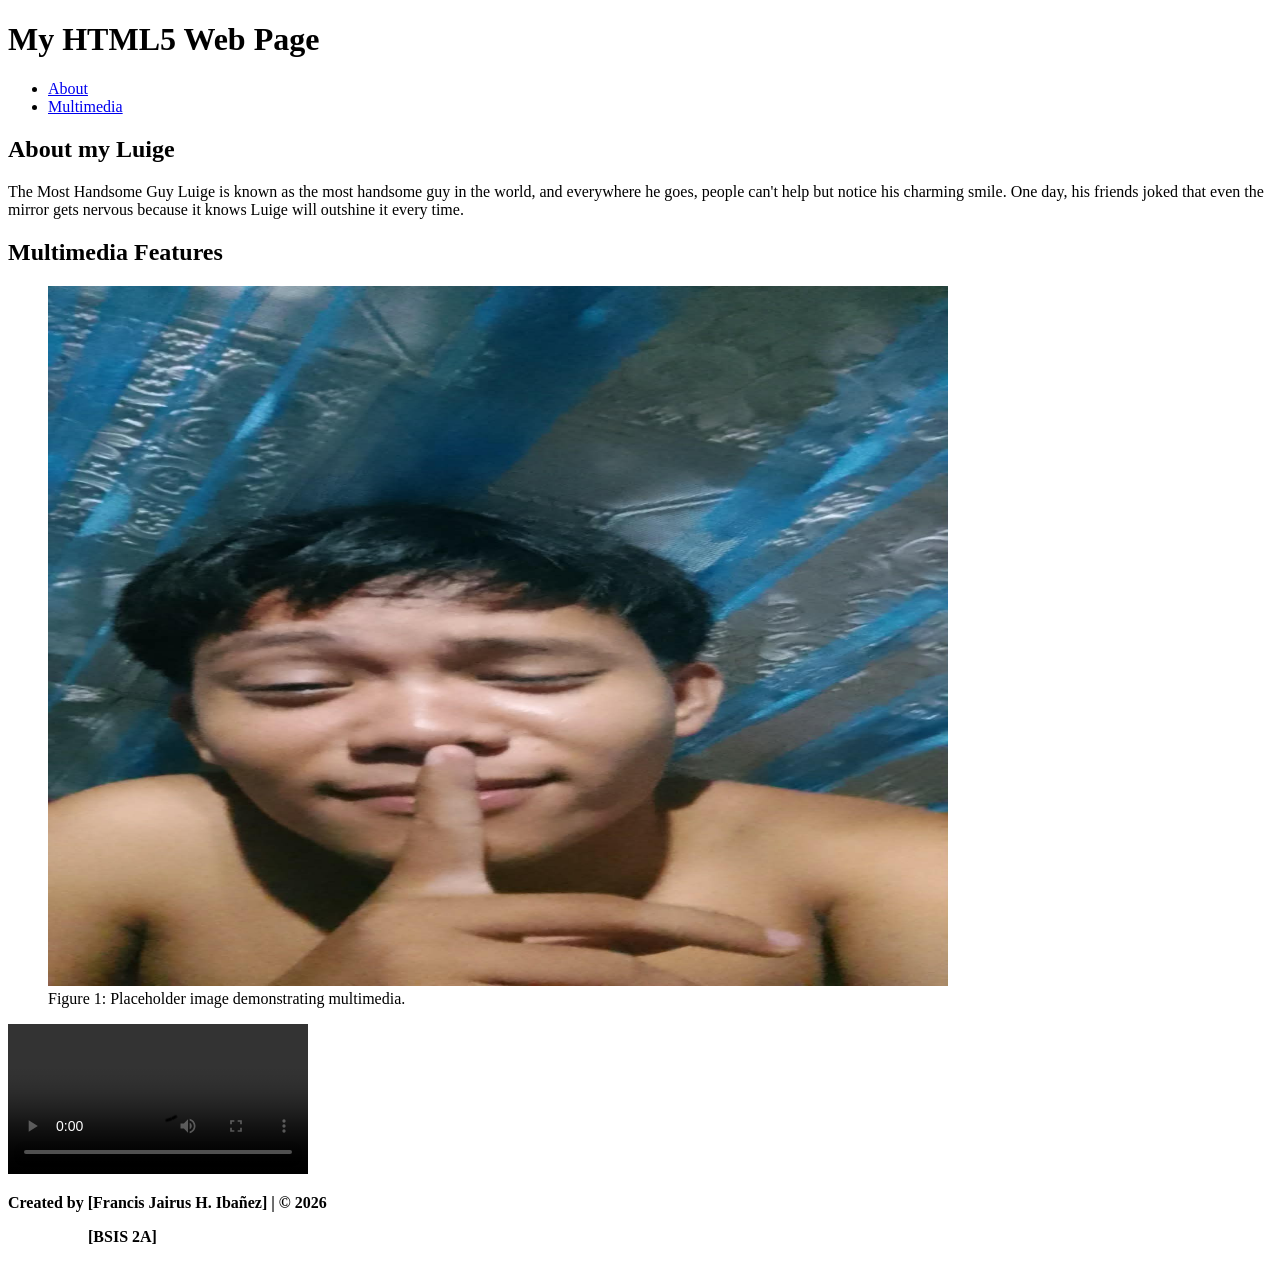
<file: Week2_SemanticMultimedia/index.html>
<!DOCTYPE html>
<html lang="en">
<head>
    <meta charset="UTF-8">
    <meta name="viewport" content="width=device-width, initial-scale=1.0">
    <title>Week 2 HTML_Lab</title>
</head>
    <body>
        <header>      
            <h1>My HTML5 Web Page</h1>
            <nav>
                <ul>
                    <li><a href="#about">About</a></li>
                    <li><a href="#multimedia">Multimedia</a></li>
                </ul>
            </nav>
        </header>

    <main>
        <section id="about">
            <h2>About my Luige</h2>
            <p>The Most Handsome Guy

Luige is known as the most handsome guy in the world, and everywhere he goes, 
people can't help but notice his charming smile. One day, his friends joked that even the mirror gets nervous because it knows Luige will outshine it every time.</p>
        </section>
    </main>

    <section id="multimedia">
    <h2>Multimedia Features</h2>
    <figure>
        <img src="LG1.jpg" width="900px" height="700px" alt="Placeholder Image">
        <figcaption>Figure 1: Placeholder image demonstrating multimedia.</figcaption>
    </figure>
    <video controls>
        <source src="LG2.mp4" width="1100px" height="1000px" type="video/mp4">
        Your browser does not support the video tag.
    </video>
</section>

<footer>
    <p><strong>Created by [Francis Jairus H. Ibañez] | © 2026</strong></p>
    <p><strong style="margin-left: 80px;">[BSIS 2A]</strong></p>
</footer>

</body>
</html>
</file>
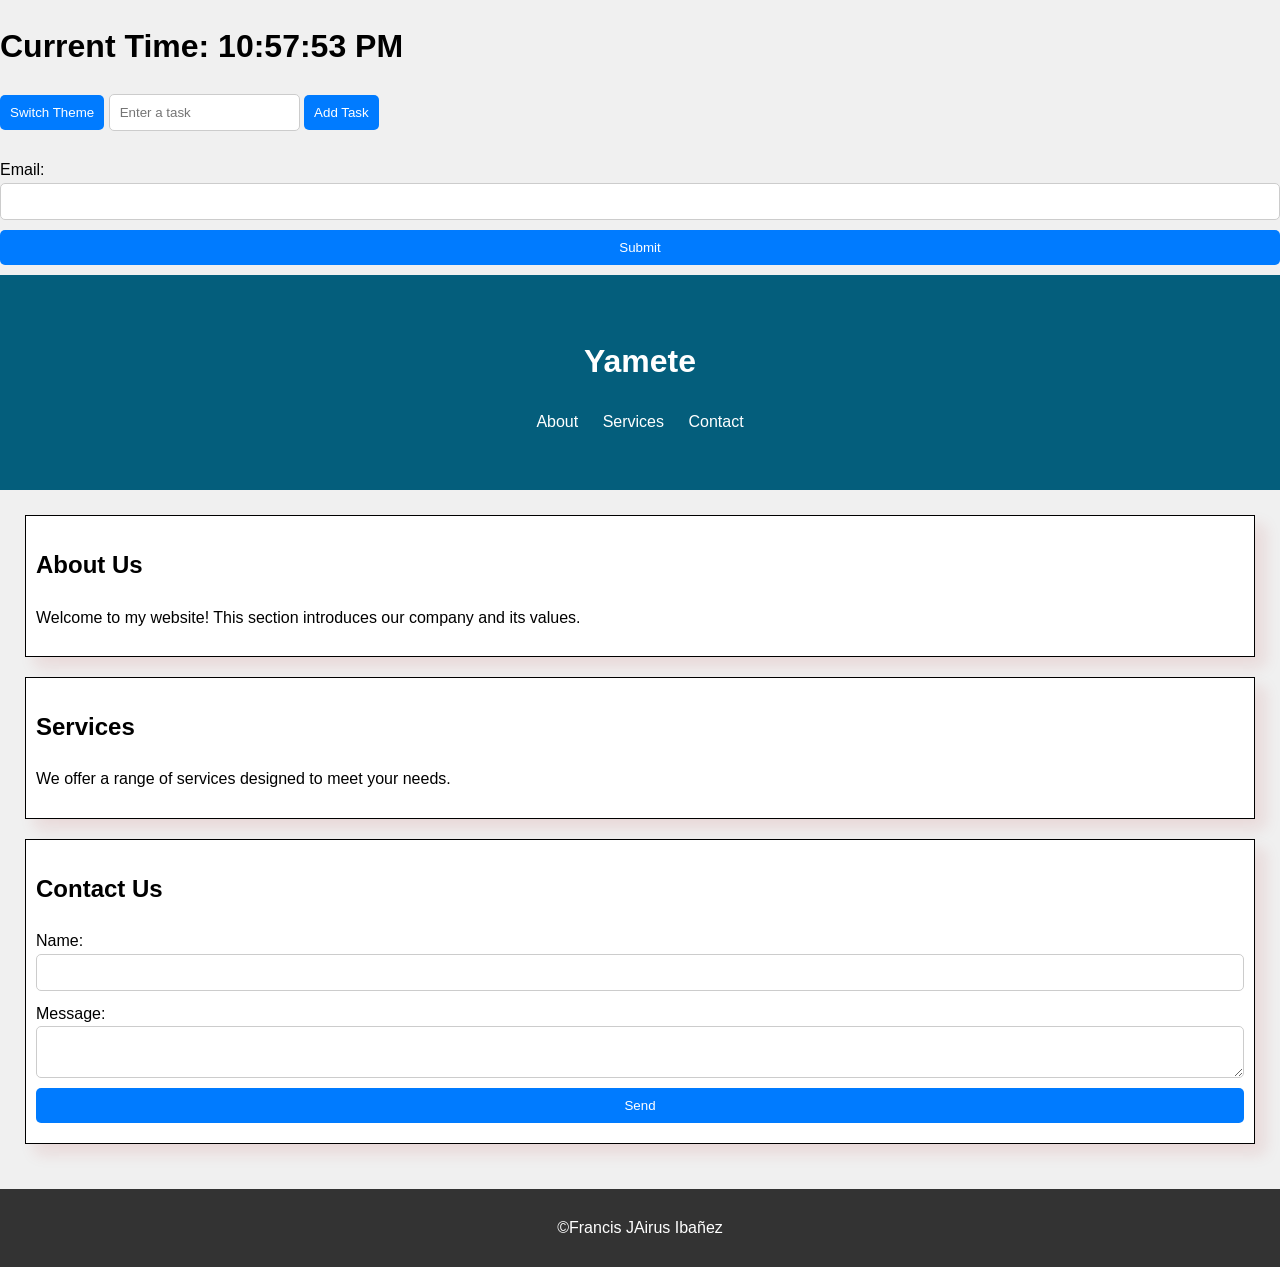
<file: Week4_JavaScriptBasicsDOM/index.html>
<!DOCTYPE html>
<html lang="en">
<head>
    <meta charset="UTF-8">
    <meta name="viewport" content="width=device-width, initial-scale=1.0">
    <title>Week 4 Java Script Lab</title>
    <link rel="stylesheet" href="style.css">
    <script defer src="script.js"></script>

</head>

<body>

        <h1 id="heading">Yamete</h1>
        <button id="themeToggle">Switch Theme</button>
            <input type="text" id="taskInput" placeholder="Enter a task">
                <button id="addTask">Add Task</button>
                <ul id="taskList"></ul>
            <form id="contactForm">
                <label for="email">Email:</label>
                    <input type="email"id="email">
            <button type="submit">Submit</button>
        </form>
        

        <div id="modal" class="modal">
            <div class="modal-content">
                <p id="modalMessage"></p>
                <button id="closeModal">Close</button>
            </div>
        </div>

    <header>

        <h1>Yamete</h1>
        <nav>

            <ul>

                <li><a href="#about">About</a></li>
                <li><a href="#services">Services</a></li>
                <li><a href="#contact">Contact</a></li>

            </ul>

        </nav>

    </header>

    <main>

        <section id="about">

            <h2>About Us</h2>
            <p>Welcome to my website! This section introduces our company and its values.</p>
        </section>

        <section id="services">
            <h2>Services</h2>
            <p>We offer a range of services designed to meet your needs.</p>
        </section>
        <section id="contact">
            <h2>Contact Us</h2>

            <form>

                <label for="name">Name:</label>
                <input type="text" id="name" name="name" required>
                <label for="message">Message:</label>
                <textarea id="message" name="message" required></textarea>
                <button type="submit">Send</button>
            </form>
        </section>
    </main>
    <footer>
        <p>&copy;Francis JAirus Ibañez</p>
    </footer>
</body>
</html>
</file>
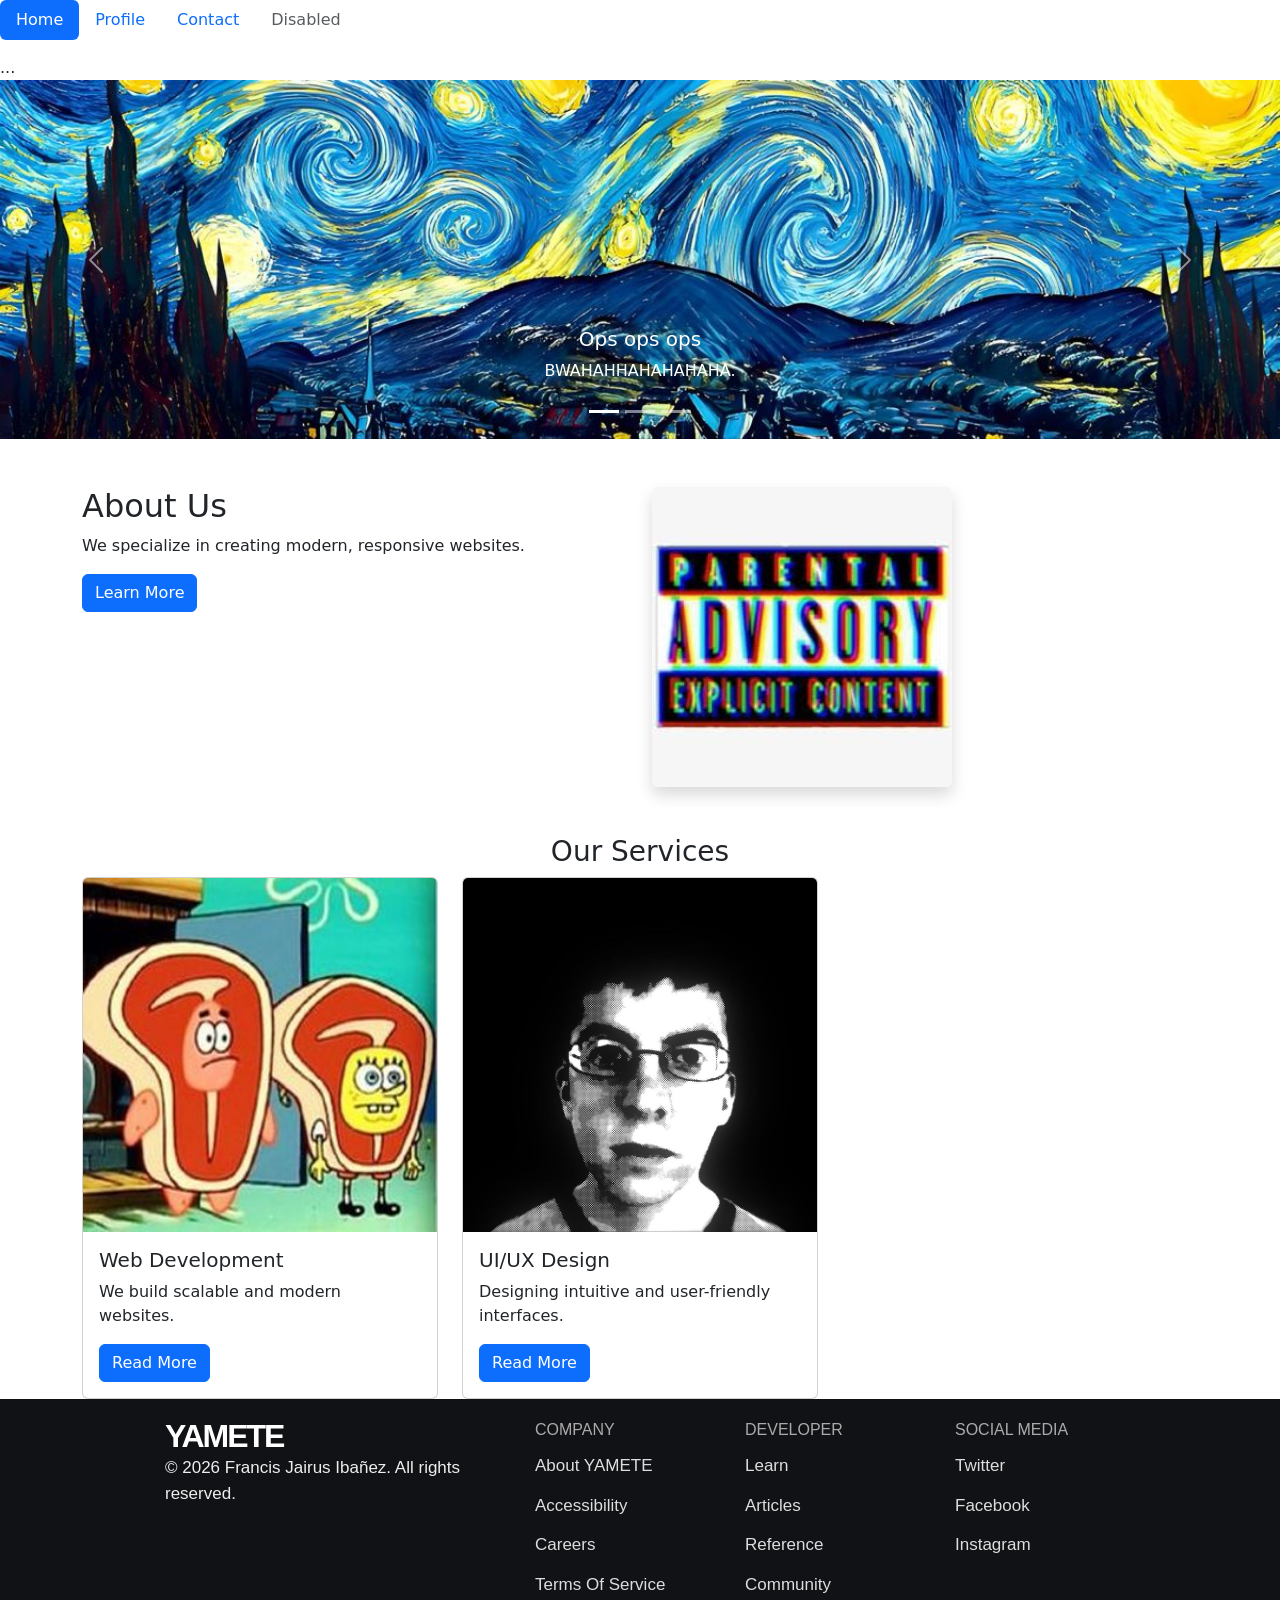
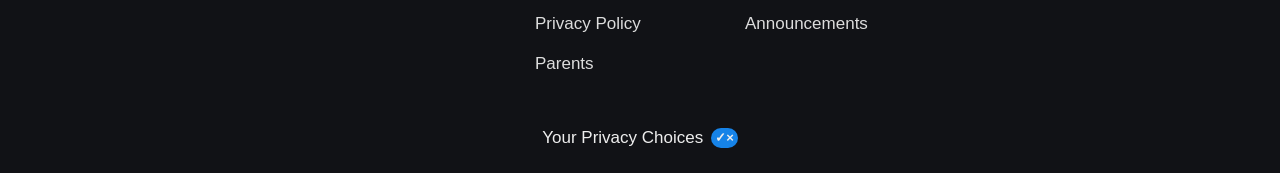
<file: Week5_JSBootstrap/index.html>
<!DOCTYPE html>
<html lang="en">
<head>
    <meta charset="UTF-8">
    <meta name="viewport" content="width=device-width, initial-scale=1.0">
    <title></title>
    <!-- Bootstrap CSS -->
    <link rel="stylesheet" href="https://cdn.jsdelivr.net/npm/bootstrap@5.3.0/dist/css/bootstrap.min.css">
    <!-- Bootstrap JavaScript Bundle -->
    <script src="https://cdn.jsdelivr.net/npm/bootstrap@5.3.0/dist/js/bootstrap.bundle.min.js"></script>
    <link rel="stylesheet" href="style.css">

</head>
    <body>
        <header>      
            <ul class="nav nav-pills mb-3" id="pills-tab" role="tablist">
                <li class="nav-item" role="presentation">
                    <button class="nav-link active" id="pills-home-tab" data-bs-toggle="pill" data-bs-target="#pills-home" type="button" role="tab" aria-controls="pills-home" aria-selected="true">Home</button>
                </li>
                <li class="nav-item" role="presentation">
                    <button class="nav-link" id="pills-profile-tab" data-bs-toggle="pill" data-bs-target="#pills-profile" type="button" role="tab" aria-controls="pills-profile" aria-selected="false">Profile</button>
                </li>
                <li class="nav-item" role="presentation">
                    <button class="nav-link" id="pills-contact-tab" data-bs-toggle="pill" data-bs-target="#pills-contact" type="button" role="tab" aria-controls="pills-contact" aria-selected="false">Contact</button>
                </li>
                <li class="nav-item" role="presentation">
                    <button class="nav-link" id="pills-disabled-tab" data-bs-toggle="pill" data-bs-target="#pills-disabled" type="button" role="tab" aria-controls="pills-disabled" aria-selected="false" disabled>Disabled</button>
                </li>
                </ul>
                <div class="tab-content" id="pills-tabContent">
                <div class="tab-pane fade show active" id="pills-home" role="tabpanel" aria-labelledby="pills-home-tab" tabindex="0">...</div>
                <div class="tab-pane fade" id="pills-profile" role="tabpanel" aria-labelledby="pills-profile-tab" tabindex="0">...</div>
                <div class="tab-pane fade" id="pills-contact" role="tabpanel" aria-labelledby="pills-contact-tab" tabindex="0">...</div>
                <div class="tab-pane fade" id="pills-disabled" role="tabpanel" aria-labelledby="pills-disabled-tab" tabindex="0">...</div>
            </div>

        <div id="carouselExampleCaptions" class="carousel slide">
            <div class="carousel-indicators">
                <button type="button" data-bs-target="#carouselExampleCaptions" data-bs-slide-to="0" class="active" aria-current="true" aria-label="Slide 1"></button>
                <button type="button" data-bs-target="#carouselExampleCaptions" data-bs-slide-to="1" aria-label="Slide 2"></button>
                <button type="button" data-bs-target="#carouselExampleCaptions" data-bs-slide-to="2" aria-label="Slide 3"></button>
            </div>
            <div class="carousel-inner">
                <div class="carousel-item active">
                <img src="images/image1.jpg" class="d-block w-100" alt="...">
                <div class="carousel-caption d-none d-md-block">
                    <h5>Ops ops ops</h5>
                    <p>BWAHAHHAHAHAHAHA.</p>
                </div>
                </div>
                <div class="carousel-item">
                <img src="images/image2.jpg" class="d-block w-100" alt="...">
                <div class="carousel-caption d-none d-md-block">
                    
                </div>
                </div>
                <div class="carousel-item">
                <img src="images/image3.jpg" class="d-block w-100" alt="...">
                <div class="carousel-caption d-none d-md-block">
                    
                </div>
                </div>
            </div>
            <button class="carousel-control-prev" type="button" data-bs-target="#carouselExampleCaptions" data-bs-slide="prev">
                <span class="carousel-control-prev-icon" aria-hidden="true"></span>
                <span class="visually-hidden">Previous</span>
            </button>
            <button class="carousel-control-next" type="button" data-bs-target="#carouselExampleCaptions" data-bs-slide="next">
                <span class="carousel-control-next-icon" aria-hidden="true"></span>
                <span class="visually-hidden">Next</span>
            </button>
        </div>
        
    </header>

        <div class="container mt-5">
            <div class="row">
                <div class="col-md-6">
                <h2>About Us</h2>
                <p>We specialize in creating modern, responsive websites.</p>
                <button class="btn btn-primary">Learn More</button>
                </div>
                <div class="col-md-6">
                <img src="images/About-us.jpg" class="img-fluid rounded shadow" alt="About Us">
                </div>
            </div>
            </div>
            
            <!-- Services Section -->
            <div class="container mt-5">
            <h3 class="text-center">Our Services</h3>
            <div class="row">
                <div class="col-md-4">
                <div class="card">
                    <img src="images/services1.jpg" class="card-img-top" alt="Service 1">
                    <div class="card-body">
                    <h5 class="card-title">Web Development</h5>
                    <p class="card-text">We build scalable and modern websites.</p>
                    <a href="#" class="btn btn-primary">Read More</a>
                    </div>
                </div>
                </div>
                <div class="col-md-4">
                <div class="card">
                    <img src="images/services2.jpg" class="card-img-top" alt="Service 2">
                    <div class="card-body">
                    <h5 class="card-title">UI/UX Design</h5>
                    <p class="card-text">Designing intuitive and user-friendly interfaces.</p>
                    <a href="#" class="btn btn-primary">Read More</a>
                    </div>
                </div>
                </div>
            </div>
        </div>

    <main>
        
        
    </main>

    
<footer class="footer">

    <div class="footer-container">

        <!-- Logo and Copyright -->
        <div class="footer-brand">
            <h2>YAMETE</h2>
            <p>© 2026 Francis Jairus Ibañez. All rights reserved.</p>
        </div>

        <!-- Company -->
        <div class="footer-column">
            <h3>COMPANY</h3>
            <a href="#">About YAMETE</a>
            <a href="#">Accessibility</a>
            <a href="#">Careers</a>
            <a href="#">Terms Of Service</a>
            <a href="#">Privacy Policy</a>
            <a href="#">Parents</a>
        </div>

        <!-- Developer -->
        <div class="footer-column">
            <h3>DEVELOPER</h3>
            <a href="#">Learn</a>
            <a href="#">Articles</a>
            <a href="#">Reference</a>
            <a href="#">Community</a>
            <a href="#">Announcements</a>
        </div>

        <!-- Social Media -->
        <div class="footer-column">
            <h3>SOCIAL MEDIA</h3>
            <a href="#">Twitter</a>
            <a href="#">Facebook</a>
        
            <a href="#">Instagram</a>
           
        </div>

    </div>

    <!-- Privacy -->
    <div class="privacy">
        <span>Your Privacy Choices</span>
        <span class="privacy-icon">✓×</span>
    </div>

</footer>
</file>
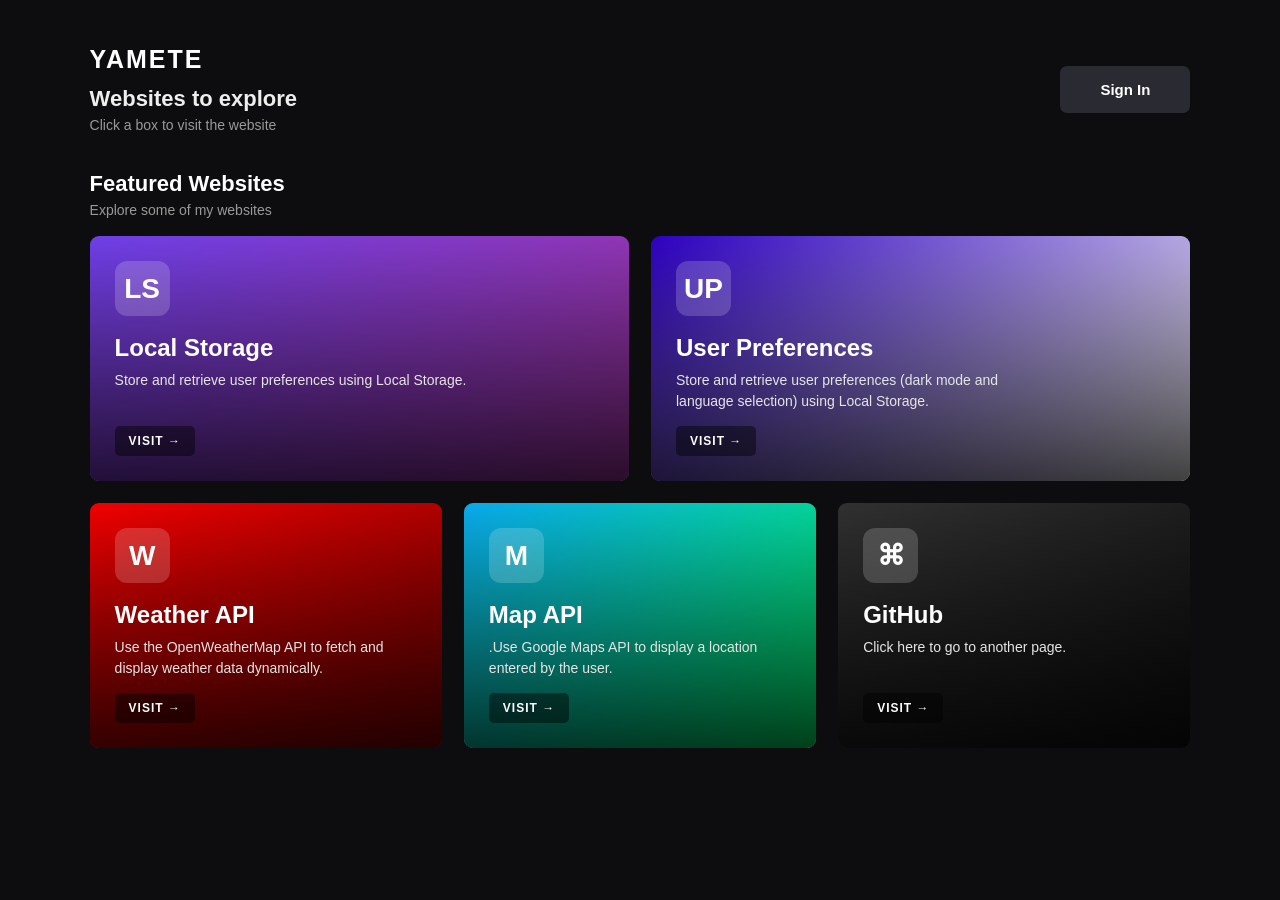
<file: Week6_APIClientStorage/file.html>
<!DOCTYPE html>
<html lang="en">
<head>
    <meta charset="UTF-8">
    <meta name="viewport" content="width=device-width, initial-scale=1.0">
    <title>My Websites</title>
    <link rel="stylesheet" href="file.css">
</head>

<body>

    <main class="container">

        <!-- Header -->
        <header class="header">
            <div>
                <h1>YAMETE</h1>
                <h2>Websites to explore</h2>
                <p>Click a box to visit the website</p>
            </div>

            <button class="sign-in">Sign In</button>
        </header>


        <!-- Featured Section -->
        <section>
            <h2 class="section-title">Featured Websites</h2>
            <p class="section-subtitle">Explore some of my websites</p>

            <div class="featured-grid">

                <!-- Box 1 -->
               <a href="local storage.html" class="website-card local-storage">
                    <div class="card-content">
                        <span class="icon">LS</span>
                        <h3>Local Storage</h3>
                        <p>Store and retrieve user preferences using Local Storage.</p>
                    </div>
                    <span class="visit">VISIT →</span>
                </a>

                <a href="user_preferences.html" class="website-card user-preferences">
                    <div class="card-content">
                        <span class="icon">UP</span>
                        <h3>User Preferences</h3>
                        <p>Store and retrieve user preferences (dark mode and language selection) using Local Storage.</p>
                    </div>
                    <span class="visit">VISIT →</span>
                </a>
                

                <!-- Box 2 -->
                <a href="weather_api.html" class="website-card weather">
                    <div class="card-content">
                        <span class="icon">W</span>
                        <h3>Weather API</h3>
                        <p>Use the OpenWeatherMap API to fetch and display weather data dynamically.</p>
                    </div>
                    <span class="visit">VISIT →</span>
                </a>

                <!-- Box 3 -->
                <a href="map_api.html" class="website-card map">
                    <div class="card-content">
                        <span class="icon">M</span>
                        <h3>Map API</h3>
                        <p>.Use Google Maps API to display a location entered by the user.</p>
                    </div>
                    <span class="visit">VISIT →</span>
                </a>


                <!-- Box 4 -->
                <a href="github_api.html" class="website-card github">
                    <div class="card-content">
                        <span class="icon">⌘</span>
                        <h3>GitHub</h3>
                        <p>Click here to go to another page.</p>
                    </div>
                    <span class="visit">VISIT →</span>
                </a>


                <!-- Box 5 -->

            </div>
        </section>

    </main>

</body>
</html>
</file>
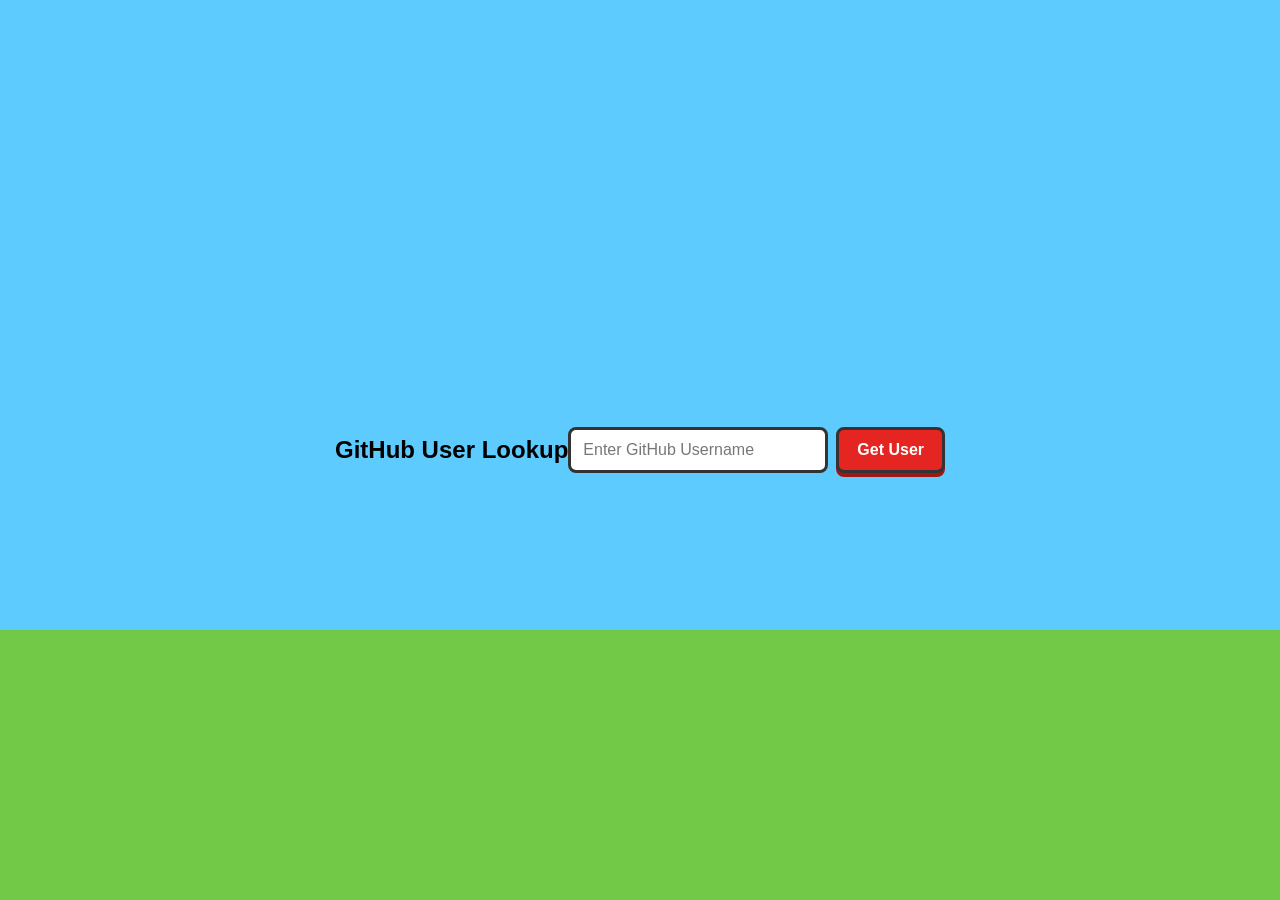
<file: Week6_APIClientStorage/github_api.html>
<!DOCTYPE html>
<html lang="en">
<head>
    <title>GitHub API Example</title>
    <link rel="stylesheet" href="github.css">
</head>
<body>
    <h2>GitHub User Lookup</h2>
    <input type="text" id="username" placeholder="Enter GitHub Username">
    <button onclick="getUser()">Get User</button>
    <div id="userResult"></div>
 
    <script>
        function getUser() {
            let username = document.getElementById("username").value;
            let url = `https://api.github.com/users/${username}`;
            
            fetch(url)
                .then(response => response.json())
                .then(data => {
                   document.getElementById("userResult").innerHTML = `
                       <h3>${data.name || "No Name Found"}</h3>
                       <img src="${data.avatar_url}" width="100">
                       <p>Public Repos: ${data.public_repos}</p>
                       <p>Followers: ${data.followers}</p>
                    `;
                })
                .catch(error => console.error("Error fetching GitHub data:", error));
        }
    </script>
</body>
</html>
</file>
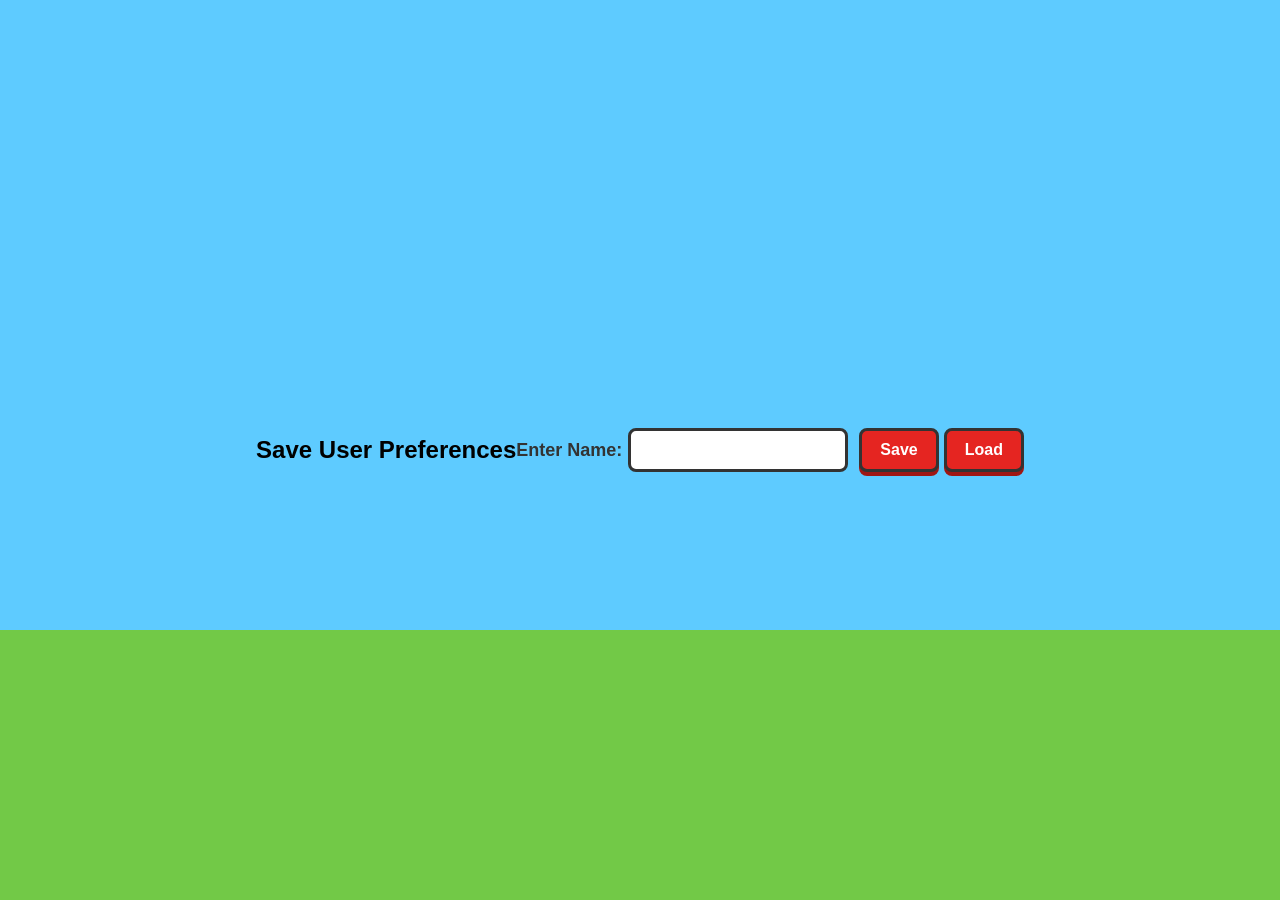
<file: Week6_APIClientStorage/local storage.html>
<!DOCTYPE html>
<html lang="en">
<head>
    <title>Local Storage Example</title>
    <link rel="stylesheet" href="local_sto.css">
</head>
<body>
    <h2>Save User Preferences</h2>
    <label for="username">Enter Name:</label>
    <input type="text" id="username">
    <button onclick="saveData()">Save</button>
    <button onclick="loadData()">Load</button>
    <p id="display"></p>
 
    <script>
        function saveData()
        {
            let name =document.getElementById("username").value;
            localStorage.setItem("userName", name);
            alert("Data Saved!");
        }
        function loadData()
        {
            let name = localStorage.getItem("userName");
            document.getElementById("display").innerText = name ? "Welcome, " + name : "No data saved!";
        }
    </script>
</body>
</html>
</file>
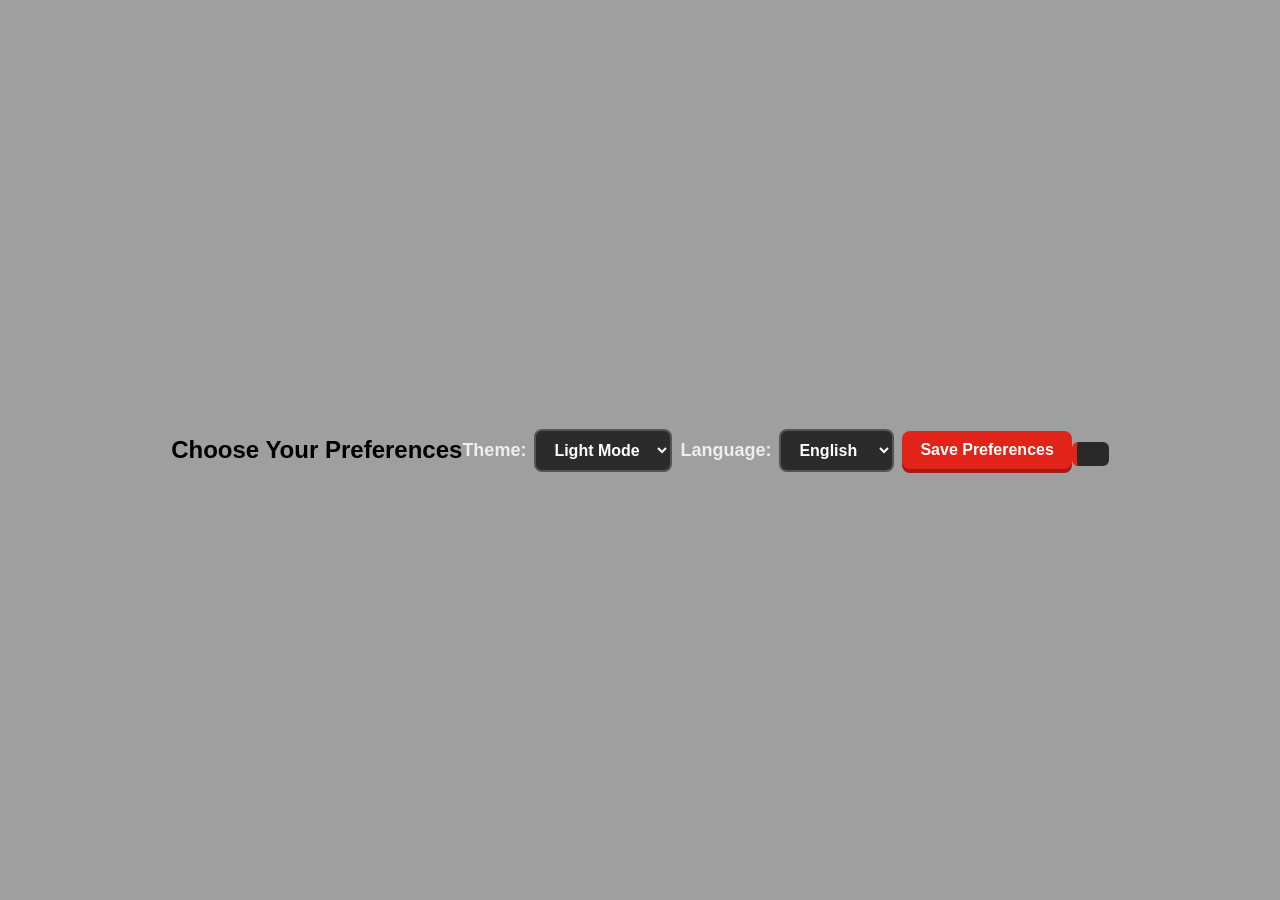
<file: Week6_APIClientStorage/user_preferences.html>
<!DOCTYPE html>
<html lang="en">
<head>
    <title>Local Storage - User Preferences</title>
     <link rel="stylesheet" href="user_preference.css">
    <style>
        body.dark-mode { background-color: black; color: white; }
    </style>
</head>
<body>
    <h2>Choose Your Preferences</h2>
    
<label>Theme:</label>
    <select id="theme">
        <option value="light">Light Mode</option>
        <option value="dark">Dark Mode</option>
    </select>
 
   
<label>Language:</label>
    <select id="language">
        <option value="en">English</option>
        <option value="es">Spanish</option>
        <option value="es">Tagalog</option>
    </select>
 
    <button onclick="savePreferences()">Save Preferences</button>
    <p id="message"></p>
 
    <script>
        function savePreferences() {
           let theme = document.getElementById("theme").value;
           let language = document.getElementById("language").value;
           localStorage.setItem("theme", theme);
           localStorage.setItem("language", language);
           applyPreferences();
           document.getElementById("message").innerText = "Preferences Saved!";
        }
 
        function applyPreferences() {
            let savedTheme = localStorage.getItem("theme");
            let savedLanguage = localStorage.getItem("language");
            
            if (savedTheme === "dark") {
               document.body.classList.add("dark-mode");
            } else {
               document.body.classList.remove("dark-mode");
            }
 
           document.getElementById("theme").value = savedTheme || "light";
           document.getElementById("language").value = savedLanguage || "en";
        }
 
        applyPreferences();
    </script>
</body>
</html>
</file>
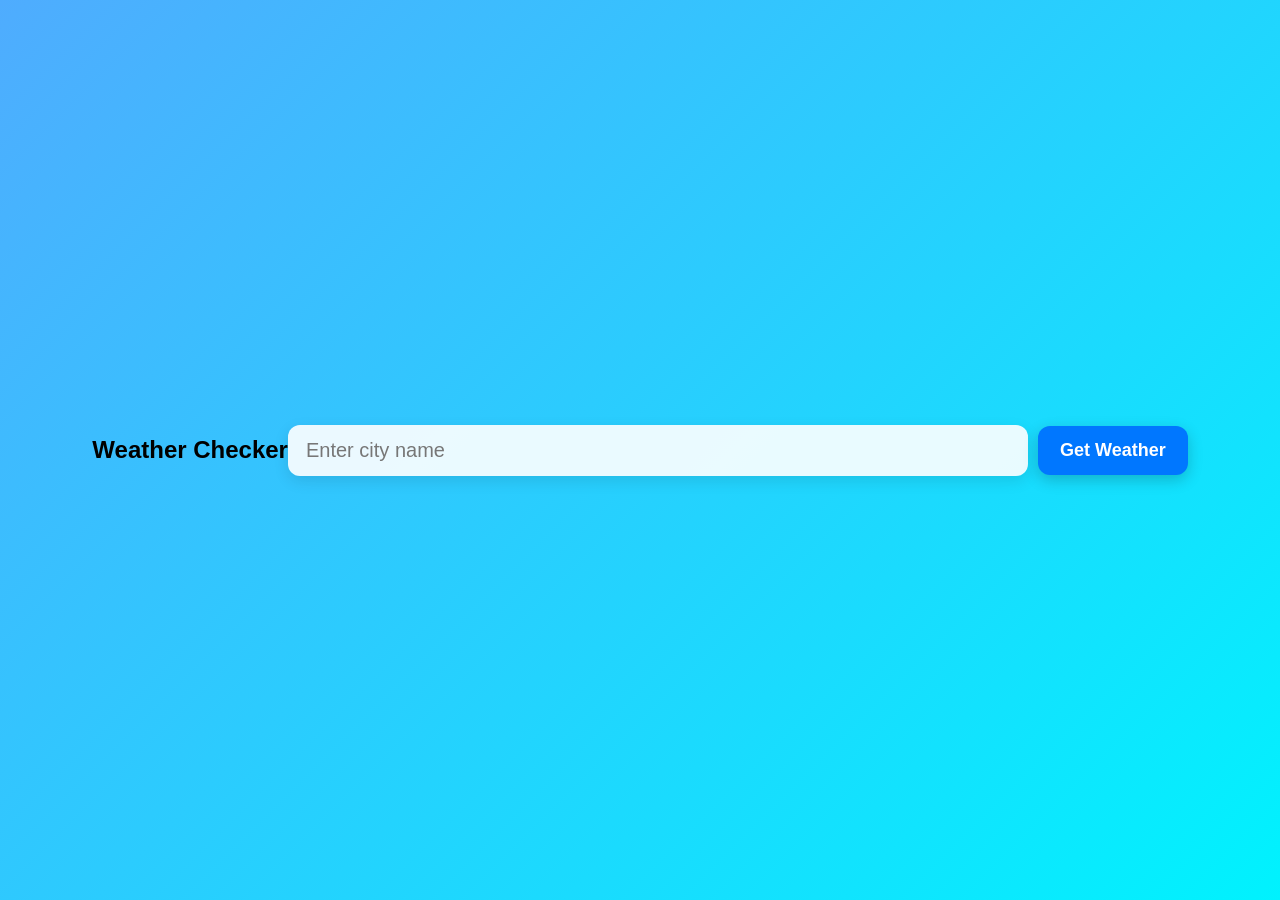
<file: Week6_APIClientStorage/weather_api.html>
<!DOCTYPE html>
<html lang="en">
<head>
    <title>Weather API Example</title>
     <link rel="stylesheet" href="weather_app.css">

</head>
<body>
    <h2>Weather Checker</h2>
    <input type="text" id="city" placeholder="Enter city name">
    <button onclick="getWeather()">Get Weather</button>
    <p id="weatherResult"></p>
 
    <script>
        function getWeather() {
            let city = document.getElementById("city").value;
            let apiKey = "6c527fd17536f16390ac0111e6351221"; // Replace with your OpenWeatherMap API key
            let url = `https://api.openweathermap.org/data/2.5/weather?q=${city}&appid=${apiKey}&units=metric`;
 
            fetch(url)
               .then(response => response.json())
                .then(data => {
                 document.getElementById("weatherResult").innerHTML = `
                    <p>Temperature: ${data.main.temp}°C</p>
                    <img src="https://openweathermap.org/img/w/${data.weather[0].icon}.png">
                    <p>${data.weather[0].description}</p>
                    `;
                })
            .catch(error => console.error("Error fetching weather data:", error));
        }
    </script>
</body>
</html>
</file>
<file: Week4_JavaScriptBasicsDOM/style.css>
body {

    font-family: Arial, sans-serif;

    margin: 0;

    padding: 0;

    line-height: 1.6;

    background-color: #f0f0f0;

}


header {

    background-color: #045e7c;
    color: #fff;
    padding: 40px;
    text-align: center;

}


.dark-mode {
    background-color: rgb(46, 46, 46);
    color: rgb(0, 0, 0);
}


.modal {
    display: none;
    position: fixed;
    top: 50%;
    left: 50%;
    transform: translate(-50%,-50%);
    background: white;
    padding: 20px;
    box-shadow: 0px 0px 10px
rgb(0, 0, 0);
}

nav ul {

    list-style: none;

    padding: 0;

}

nav ul li {

    display: inline;

    margin: 0 10px;

}

nav ul li a {

    color: white;

    text-decoration: none;

}

nav ul li a:hover {

    text-decoration: underline;

}



main {

    padding: 25px;


}

section {

    margin-bottom: 20px;
    padding: 10px;
    background-color: #fff;
    border: 1px solid #000000;
    box-shadow: 10px 10px 15px rgba(166, 15, 15, 0.1);

}



form {

    display: flex;

    flex-direction: column;

}

input, textarea, button {

    margin-bottom: 10px;
    padding: 10px;
    border: 1px solid #ccc;
    border-radius: 5px;

}

button {

    background-color: #007bff;

    color: white;
    border: none;
    cursor: pointer;

}

button:hover {

    background-color: #0056b3;

}



footer {

    text-align: center;

    padding: 10px;

    background-color: #333;

    color: #fff;

}


@media (max-width: 768px) {

    header, footer {

        text-align: left;

        padding: 10px;

    }

    nav ul li {

        display: block;

        margin: 5px 0;

    }

}
</file>
<file: Week5_JSBootstrap/style.css>
.footer {
    background-color: #111216;
    color: #ffffff;
    padding: 18px 20px 22px;
    font-family: Arial, sans-serif;
}


.footer-container {
    max-width: 950px;
    margin: 0 auto;

    display: grid;
    grid-template-columns: 2fr 1fr 1fr 1fr;
    gap: 50px;
}


.footer-brand h2 {
    font-size: 32px;
    font-weight: 900;
    margin: 0;
    letter-spacing: -2px;
}

.footer-brand p {
    margin: 0;
    font-size: 17px;
    color: #eeeeee;
}



.footer-column {
    display: flex;
    flex-direction: column;
}

.footer-column h3 {
    font-size: 16px;
    font-weight: 400;
    color: #aaaaaa;
    margin: 3px 0 14px;
}

.footer-column a {
    color: #dddddd;
    text-decoration: none;
    font-size: 17px;
    margin-bottom: 14px;
}

.footer-column a:hover {
    color: #ffffff;
    text-decoration: underline;
}



.privacy {
    display: flex;
    justify-content: center;
    align-items: center;

    margin-top: 35px;

    font-size: 17px;
    color: #eeeeee;
}

.privacy-icon {
    background-color: #1683e8;
    border-radius: 10px;

    padding: 0 4px;
    margin-left: 8px;

    font-size: 13px;
    font-weight: bold;
}



@media (max-width: 800px) {

    .footer-container {
        grid-template-columns: 1fr 1fr;
        gap: 30px;
    }

    .footer-brand {
        grid-column: span 2;
    }
}

@media (max-width: 500px) {

    .footer-container {
        grid-template-columns: 1fr;
    }

    .footer-brand {
        grid-column: span 1;
    }

    .privacy {
        justify-content: flex-start;
    }
}
</file>
<file: Week6_APIClientStorage/file.css>
/* =========================
   GENERAL
========================= */

* {
    margin: 0;
    padding: 0;
    box-sizing: border-box;
}

body {
    font-family: Arial, Helvetica, sans-serif;
    background: #0d0d0f;
    color: white;
    min-height: 100vh;
}

.container {
    width: 86%;
    max-width: 1400px;
    margin: auto;
    padding: 45px 0 80px;
}


/* =========================
   HEADER
========================= */

.header {
    display: flex;
    justify-content: space-between;
    align-items: center;
    margin-bottom: 38px;
}

.header h1 {
    font-size: 25px;
    font-weight: 900;
    letter-spacing: 2px;
}

.header h2 {
    font-size: 22px;
    margin-top: 12px;
    color: #eeeeee;
}

.header p {
    color: #999;
    margin-top: 5px;
    font-size: 14px;
}

.sign-in {
    background: #292a32;
    color: white;
    border: none;
    padding: 15px 40px;
    border-radius: 7px;
    font-weight: bold;
    font-size: 15px;
    cursor: pointer;
    transition: 0.3s;
}

.sign-in:hover {
    background: #444650;
    transform: translateY(-2px);
}


/* =========================
   SECTION TITLES
========================= */

.section-title {
    font-size: 22px;
    margin-bottom: 5px;
}

.section-subtitle {
    font-size: 14px;
    color: #999;
    margin-bottom: 18px;
}


/* =========================
   WEBSITE GRID
========================= */

.featured-grid {
    display: grid;
    grid-template-columns: repeat(6, 1fr);
    gap: 22px;
}


/* =========================
   CARDS
========================= */

.website-card {
    min-height: 245px;
    padding: 25px;
    border-radius: 9px;
    text-decoration: none;
    color: white;

    display: flex;
    flex-direction: column;
    justify-content: space-between;

    position: relative;
    overflow: hidden;

    transition: transform 0.3s ease,
                box-shadow 0.3s ease;
}


/* First two cards are larger */
.website-card:nth-child(1),
.website-card:nth-child(2) {
    grid-column: span 3;
}


/* Last three cards */
.website-card:nth-child(3),
.website-card:nth-child(4),
.website-card:nth-child(5) {
    grid-column: span 2;
}


/* Hover effect */
.website-card:hover {
    transform: translateY(-7px) scale(1.02);
    box-shadow: 0 15px 35px rgba(0, 0, 0, 0.45);
}


/* Dark overlay */
.website-card::after {
    content: "";
    position: absolute;
    inset: 0;
    background: linear-gradient(
        to top,
        rgba(0, 0, 0, 0.75),
        rgba(0, 0, 0, 0.05)
    );

    pointer-events: none;
}


/* =========================
   CARD COLORS
========================= */

.local-storage {
    background: linear-gradient(135deg, #7442f4, #a634a8);
}

.user-preferences {
    background: linear-gradient(135deg, #3000cc, #ffffff);
}

.weather {
    background: linear-gradient(135deg, #ff0000, #8b0000);
}

.map {
    background: linear-gradient(135deg, #0ab2fa, #00fd69);
}

.github {
    background: linear-gradient(135deg, #333, #111);
}



/* =========================
   CARD CONTENT
========================= */

.card-content {
    position: relative;
    z-index: 2;
}

.icon {
    width: 55px;
    height: 55px;

    display: flex;
    align-items: center;
    justify-content: center;

    background: rgba(255, 255, 255, 0.18);
    border-radius: 12px;

    font-size: 28px;
    font-weight: bold;

    margin-bottom: 18px;

    backdrop-filter: blur(5px);
}

.card-content h3 {
    font-size: 24px;
    margin-bottom: 8px;
}

.card-content p {
    font-size: 14px;
    color: #e5e5e5;
    max-width: 380px;
    line-height: 1.5;
}


/* =========================
   VISIT BUTTON
========================= */

.visit {
    position: relative;
    z-index: 2;

    display: inline-block;
    width: fit-content;

    padding: 8px 14px;

    background: rgba(0, 0, 0, 0.45);
    border-radius: 5px;

    font-size: 12px;
    font-weight: bold;
    letter-spacing: 1px;

    transition: 0.3s;
}

.website-card:hover .visit {
    background: white;
    color: black;
}


/* =========================
   RESPONSIVE
========================= */

@media (max-width: 900px) {

    .featured-grid {
        grid-template-columns: repeat(2, 1fr);
    }

    .website-card:nth-child(1),
    .website-card:nth-child(2),
    .website-card:nth-child(3),
    .website-card:nth-child(4),
    .website-card:nth-child(5) {
        grid-column: span 1;
    }

}


@media (max-width: 600px) {

    .container {
        width: 90%;
    }

    .header {
        align-items: flex-start;
        gap: 20px;
    }

    .header h1 {
        font-size: 20px;
    }

    .header h2 {
        font-size: 18px;
    }

    .sign-in {
        padding: 12px 20px;
    }

    .featured-grid {
        grid-template-columns: 1fr;
    }

    .website-card:nth-child(1),
    .website-card:nth-child(2),
    .website-card:nth-child(3),
    .website-card:nth-child(4),
    .website-card:nth-child(5) {
        grid-column: span 1;
    }
}
</file>
<file: Week6_APIClientStorage/github.css>
/* Super Mario Theme */
body {
    margin: 0;
    min-height: 100vh;

    font-family: Arial, sans-serif;

    display: flex;
    justify-content: center;
    align-items: center;

    background: linear-gradient(
        #5ecbff 0%,
        #5ecbff 70%,
        #72c947 70%,
        #72c947 100%
    );
}

/* Main GitHub Lookup Box */
.container {
    width: 90%;
    max-width: 600px;
    padding: 35px;

    text-align: center;

    background: white;

    border: 6px solid #e52521;
    border-radius: 18px;

    box-shadow:
        0 8px 0 #b71c1c,
        0 15px 25px rgba(0, 0, 0, 0.3);
}

/* Heading */
h1 {
    margin-top: 0;
    margin-bottom: 30px;

    font-size: 32px;
    font-weight: 900;

    color: #e52521;

    text-shadow: 2px 2px 0 #ffd92f;
}

/* Username Input */
input {
    width: 230px;
    padding: 11px 12px;

    font-size: 16px;

    border: 3px solid #333;
    border-radius: 8px;

    outline: none;
}

input:focus {
    border-color: #e52521;

    box-shadow: 0 0 0 3px #ffd92f;
}

input::placeholder {
    color: #777;
}

/* Get User Button */
button {
    margin-left: 8px;
    padding: 11px 18px;

    font-size: 16px;
    font-weight: bold;

    color: white;
    background: #e52521;

    border: 3px solid #333;
    border-radius: 8px;

    cursor: pointer;

    box-shadow: 0 4px 0 #9e1714;

    transition: 0.15s;
}

button:hover {
    background: #ff3b30;

    transform: translateY(-2px);

    box-shadow: 0 6px 0 #9e1714;
}

button:active {
    transform: translateY(3px);

    box-shadow: 0 1px 0 #9e1714;
}
</file>
<file: Week6_APIClientStorage/local_sto.css>
/* Super Mario Theme */
body {
    margin: 0;
    min-height: 100vh;
    font-family: Arial, sans-serif;

    display: flex;
    justify-content: center;
    align-items: center;

    background: linear-gradient(
        #5ecbff 0%,
        #5ecbff 70%,
        #72c947 70%,
        #72c947 100%
    );
}

/* Main Box */
.container {
    width: 90%;
    max-width: 600px;
    padding: 35px;

    background: #ffffff;

    border: 6px solid #e52521;
    border-radius: 18px;

    box-shadow:
        0 8px 0 #b71c1c,
        0 15px 25px rgba(0, 0, 0, 0.3);

    text-align: center;
}

/* Heading */
h1 {
    margin-top: 0;
    margin-bottom: 30px;

    font-size: 32px;
    font-weight: 900;

    color: #e52521;

    text-shadow: 2px 2px 0 #ffd92f;
}

/* Label */
label {
    font-size: 18px;
    font-weight: bold;
    color: #333;
}

/* Name Input */
input {
    margin: 0 6px;
    padding: 10px 12px;

    width: 190px;

    font-size: 16px;

    border: 3px solid #333;
    border-radius: 8px;

    outline: none;
}

input:focus {
    border-color: #e52521;
    box-shadow: 0 0 0 3px #ffd92f;
}

/* Buttons */
button {
    margin-left: 5px;
    padding: 10px 18px;

    font-size: 16px;
    font-weight: bold;

    color: white;
    background: #e52521;

    border: 3px solid #333;
    border-radius: 8px;

    cursor: pointer;

    box-shadow: 0 4px 0 #9e1714;

    transition: 0.15s;
}

/* Hover */
button:hover {
    background: #ff3b30;
    transform: translateY(-2px);
    box-shadow: 0 6px 0 #9e1714;
}

/* Click */
button:active {
    transform: translateY(3px);
    box-shadow: 0 1px 0 #9e1714;
}

/* Make Load button different */
button:last-child {
    background: #2478d7;
    box-shadow: 0 4px 0 #15509a;
}

button:last-child:hover {
    background: #3590f5;
}/* Super Mario Theme */
body {
    margin: 0;
    min-height: 100vh;
    font-family: Arial, sans-serif;

    display: flex;
    justify-content: center;
    align-items: center;

    background: linear-gradient(
        #5ecbff 0%,
        #5ecbff 70%,
        #72c947 70%,
        #72c947 100%
    );
}

/* Main Box */
.container {
    width: 90%;
    max-width: 600px;
    padding: 35px;

    background: #ffffff;

    border: 6px solid #e52521;
    border-radius: 18px;

    box-shadow:
        0 8px 0 #b71c1c,
        0 15px 25px rgba(0, 0, 0, 0.3);

    text-align: center;
}

/* Heading */
h1 {
    margin-top: 0;
    margin-bottom: 30px;

    font-size: 32px;
    font-weight: 900;

    color: #e52521;

    text-shadow: 2px 2px 0 #ffd92f;
}

/* Label */
label {
    font-size: 18px;
    font-weight: bold;
    color: #333;
}

/* Name Input */
input {
    margin: 0 6px;
    padding: 10px 12px;

    width: 190px;

    font-size: 16px;

    border: 3px solid #333;
    border-radius: 8px;

    outline: none;
}

input:focus {
    border-color: #e52521;
    box-shadow: 0 0 0 3px #ffd92f;
}

/* Buttons */
button {
    margin-left: 5px;
    padding: 10px 18px;

    font-size: 16px;
    font-weight: bold;

    color: white;
    background: #e52521;

    border: 3px solid #333;
    border-radius: 8px;

    cursor: pointer;

    box-shadow: 0 4px 0 #9e1714;

    transition: 0.15s;
}

/* Hover */
button:hover {
    background: #ff3b30;
    transform: translateY(-2px);
    box-shadow: 0 6px 0 #9e1714;
}

/* Click */
button:active {
    transform: translateY(3px);
    box-shadow: 0 1px 0 #9e1714;
}

/* Make Load button different */
button:last-child {
    background: #2478d7;
    box-shadow: 0 4px 0 #15509a;
}

button:last-child:hover {
    background: #3590f5;
}
</file>
<file: Week6_APIClientStorage/user_preference.css>
/* Roblox Theme */
body {
    margin: 0;
    min-height: 100vh;
    font-family: Arial, sans-serif;

    display: flex;
    justify-content: center;
    align-items: center;

    background: #9f9f9f;
}

/* Main Preferences Box */
.container {
    width: 90%;
    max-width: 650px;
    padding: 35px;

    background: #1f1f1f;
    border: 2px solid #333;
    border-radius: 16px;

    box-shadow: 0 10px 30px rgba(0, 0, 0, 0.6);

    color: white;
}

/* Title */
h1 {
    margin-top: 0;
    margin-bottom: 30px;

    font-size: 32px;
    font-weight: 800;

    color: white;
    text-transform: uppercase;
}

/* Labels */
label {
    font-size: 18px;
    font-weight: bold;
    color: #eeeeee;
}

/* Select Dropdowns */
select {
    margin: 0 8px;
    padding: 10px 14px;

    font-size: 16px;
    font-weight: bold;

    color: white;
    background: #2b2b2b;

    border: 2px solid #555;
    border-radius: 8px;

    outline: none;
    cursor: pointer;

    transition: 0.2s;
}

select:hover,
select:focus {
    border-color: #e2231a;
}

/* Save Button */
button {
    padding: 10px 18px;

    font-size: 16px;
    font-weight: bold;

    color: white;
    background: #e2231a;

    border: none;
    border-radius: 8px;

    cursor: pointer;

    box-shadow: 0 4px 0 #a81712;

    transition: 0.2s;
}

button:hover {
    background: #ff3027;
    transform: translateY(-2px);
    box-shadow: 0 6px 0 #a81712;
}

button:active {
    transform: translateY(2px);
    box-shadow: 0 2px 0 #a81712;
}

/* Saved Message */
#message {
    margin-top: 25px;
    padding: 12px 16px;

    color: #ffffff;
    background: #292929;

    border-left: 5px solid #e2231a;
    border-radius: 6px;

    font-size: 17px;
    font-weight: bold;
}
</file>
<file: Week6_APIClientStorage/weather_app.css>
/* Overall page */
body {
    margin: 0;
    min-height: 100vh;
    font-family: Arial, sans-serif;

    display: flex;
    justify-content: center;
    align-items: center;

    background: linear-gradient(135deg, #4facfe, #00f2fe);
}

/* Weather Checker container */
.container {
    width: 90%;
    max-width: 600px;
    padding: 40px;

    text-align: center;

    background: rgba(255, 255, 255, 0.2);
    border: 1px solid rgba(255, 255, 255, 0.3);
    border-radius: 25px;

    box-shadow: 0 20px 40px rgba(0, 0, 0, 0.2);
    backdrop-filter: blur(15px);
}

/* Heading */
h1 {
    margin-bottom: 30px;
    color: white;
    font-size: 45px;
    letter-spacing: 1px;
}

/* Input */
input {
    width: 55%;
    padding: 14px 18px;

    font-size: 20px;

    border: none;
    border-radius: 12px;
    outline: none;

    background: rgba(255, 255, 255, 0.9);
    box-shadow: 0 5px 15px rgba(0, 0, 0, 0.1);

    transition: 0.3s;
}

input:focus {
    box-shadow: 0 0 0 4px rgba(255, 255, 255, 0.3);
    transform: translateY(-2px);
}

input::placeholder {
    color: #777;
}

/* Button */
button {
    margin-left: 10px;
    padding: 14px 22px;

    font-size: 18px;
    font-weight: bold;

    color: white;
    background: #0077ff;

    border: none;
    border-radius: 12px;

    cursor: pointer;

    box-shadow: 0 5px 15px rgba(0, 0, 0, 0.2);

    transition: 0.3s;
}

button:hover {
    background: #005fcc;
    transform: translateY(-3px);
    box-shadow: 0 8px 20px rgba(0, 0, 0, 0.3);
}

button:active {
    transform: translateY(0);
}
</file>
